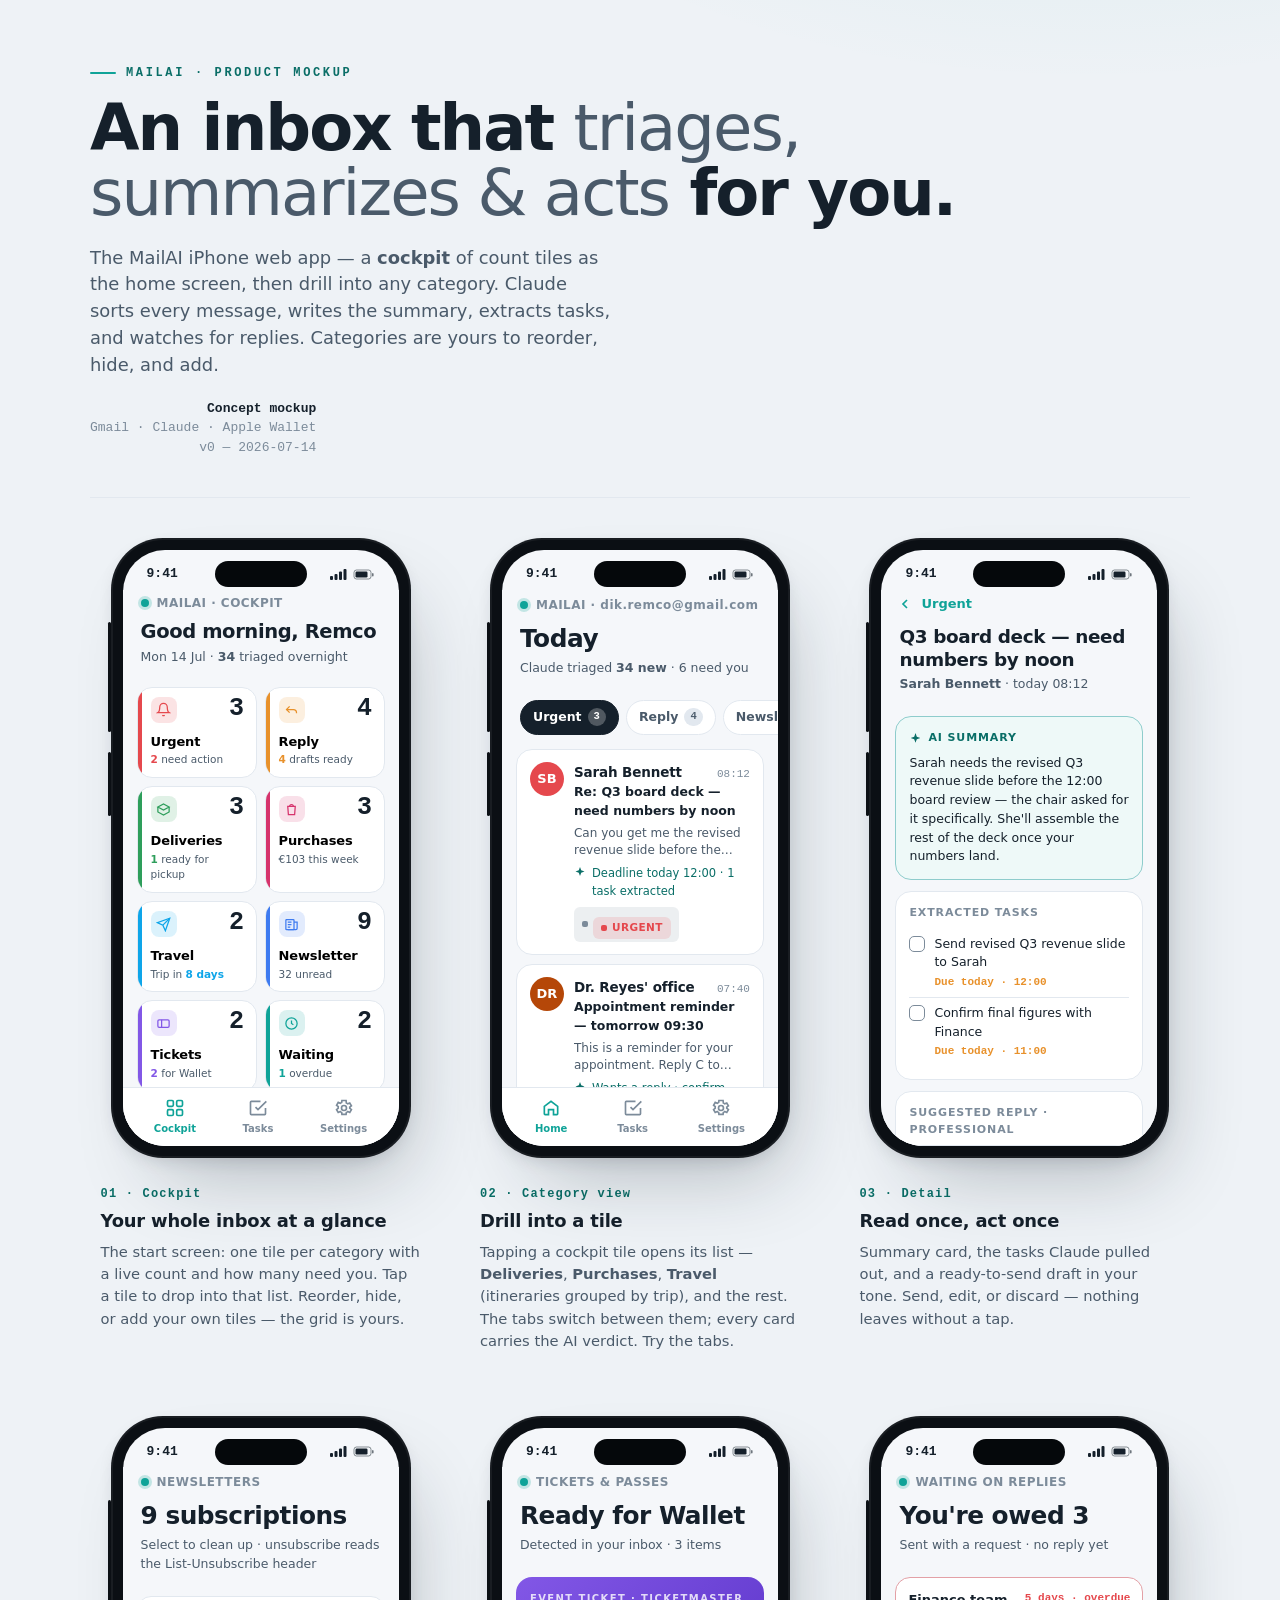
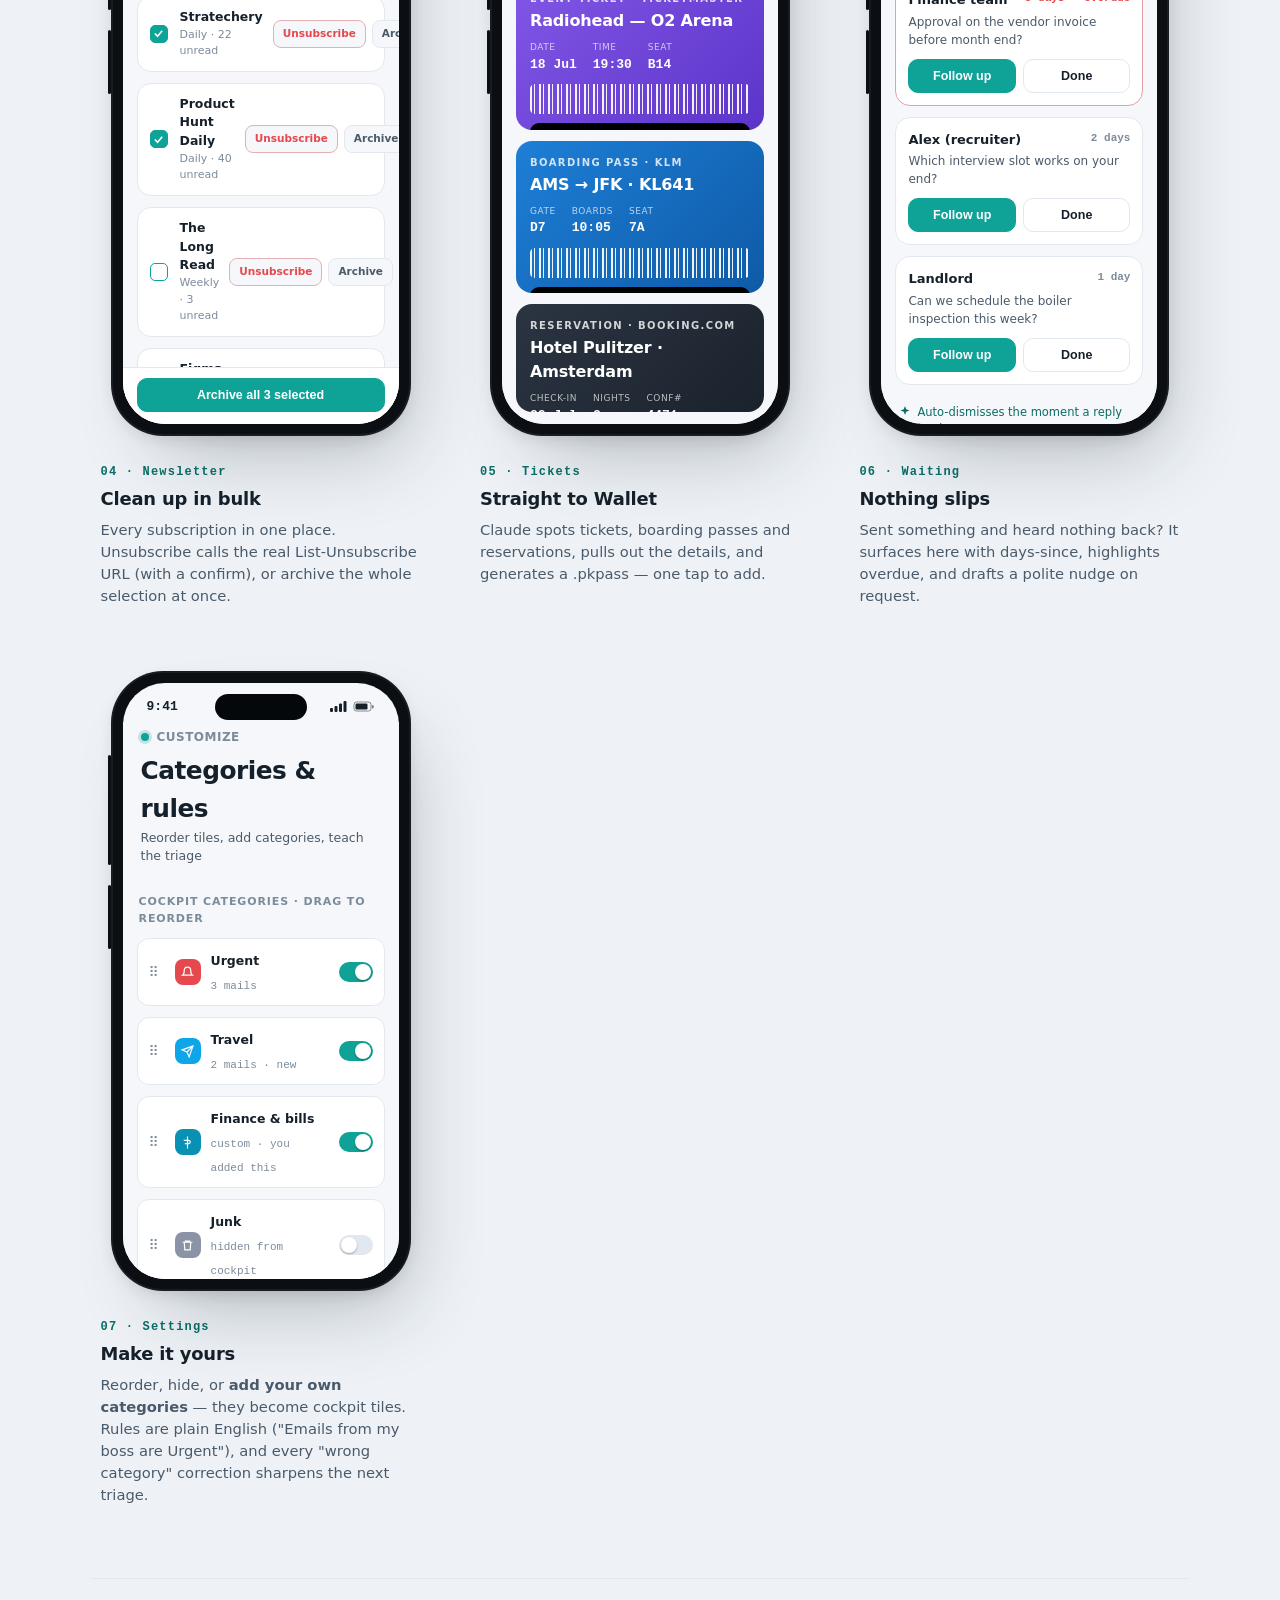
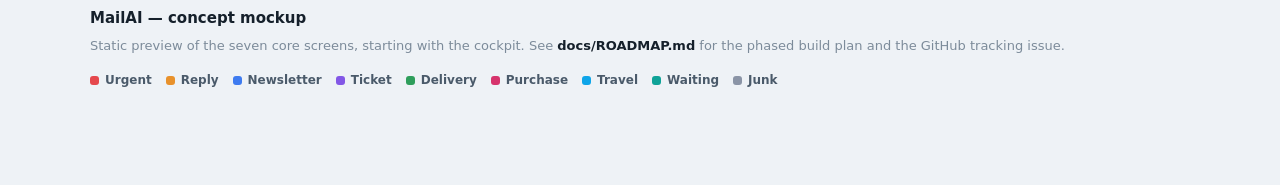
<file: docs/mockup.html>
<!doctype html>
<html lang="en">
<head>
<meta charset="utf-8">
<meta name="viewport" content="width=device-width, initial-scale=1">
<title>MailAI — iPhone Mockups</title>
<style>
  html,body{margin:0}
  :root {
    --paper: #EEF2F6;
    --surface: #FFFFFF;
    --surface-2: #F5F7FA;
    --ink: #15202B;
    --ink-2: #4A5A6A;
    --ink-3: #7C8B9A;
    --line: #E2E8EF;
    --accent: #0FA398;
    --accent-ink: #0A6E67;
    --shadow: 20px 40px 80px -30px rgba(21,32,43,.30), 0 6px 20px -8px rgba(21,32,43,.20);
    /* semantic category colors */
    --c-urgent: #E5484D;
    --c-reply: #E8912B;
    --c-news: #3E7BF0;
    --c-junk: #8A94A6;
    --c-ticket: #8257E6;
    --c-wait: #0FA398;
    --c-delivery: #2E9E5B;
    --c-purchase: #D6336C;
    --c-travel: #0EA5E9;
    --bezel: #0B0F14;
  }
  @media (prefers-color-scheme: dark) {
    :root {
      --paper: #0B1016;
      --surface: #141D28;
      --surface-2: #101821;
      --ink: #EAF0F5;
      --ink-2: #A7B4C0;
      --ink-3: #6F7E8C;
      --line: #223040;
      --accent: #23C4B6;
      --accent-ink: #7EE9DF;
      --shadow: 20px 40px 90px -30px rgba(0,0,0,.65), 0 6px 20px -8px rgba(0,0,0,.5);
      --bezel: #05080B;
    }
  }
  :root[data-theme="light"] {
    --paper: #EEF2F6; --surface: #FFFFFF; --surface-2: #F5F7FA;
    --ink: #15202B; --ink-2: #4A5A6A; --ink-3: #7C8B9A; --line: #E2E8EF;
    --accent: #0FA398; --accent-ink: #0A6E67; --bezel: #0B0F14;
    --shadow: 20px 40px 80px -30px rgba(21,32,43,.30), 0 6px 20px -8px rgba(21,32,43,.20);
  }
  :root[data-theme="dark"] {
    --paper: #0B1016; --surface: #141D28; --surface-2: #101821;
    --ink: #EAF0F5; --ink-2: #A7B4C0; --ink-3: #6F7E8C; --line: #223040;
    --accent: #23C4B6; --accent-ink: #7EE9DF; --bezel: #05080B;
    --shadow: 20px 40px 90px -30px rgba(0,0,0,.65), 0 6px 20px -8px rgba(0,0,0,.5);
  }

  * { box-sizing: border-box; }
  body {
    margin: 0;
    background:
      radial-gradient(1200px 700px at 85% -10%, color-mix(in srgb, var(--accent) 12%, transparent), transparent 60%),
      var(--paper);
    color: var(--ink);
    font-family: -apple-system, BlinkMacSystemFont, "SF Pro Text", "Segoe UI", system-ui, sans-serif;
    -webkit-font-smoothing: antialiased;
    line-height: 1.5;
  }
  .wrap { max-width: 1180px; margin: 0 auto; padding: clamp(28px, 5vw, 72px) clamp(18px, 4vw, 40px) 96px; }

  /* ---------- Masthead ---------- */
  .mast { display: flex; flex-wrap: wrap; align-items: flex-end; gap: 20px 40px; justify-content: space-between; margin-bottom: 12px; }
  .eyebrow {
    font-family: ui-monospace, "SF Mono", Menlo, monospace;
    font-size: 12px; letter-spacing: .22em; text-transform: uppercase;
    color: var(--accent-ink); font-weight: 600; margin: 0 0 14px;
    display: flex; align-items: center; gap: 10px;
  }
  .eyebrow::before { content: ""; width: 26px; height: 2px; background: var(--accent); border-radius: 2px; }
  h1 { font-size: clamp(2.3rem, 5.5vw, 4rem); line-height: 1.02; letter-spacing: -.03em; margin: 0; font-weight: 700; text-wrap: balance; }
  h1 .thin { color: var(--ink-2); font-weight: 400; }
  .lede { color: var(--ink-2); font-size: clamp(1rem, 1.4vw, 1.15rem); max-width: 46ch; margin: 18px 0 0; text-wrap: pretty; }
  .meta { text-align: right; color: var(--ink-3); font-size: 13px; font-family: ui-monospace, "SF Mono", Menlo, monospace; }
  .meta b { color: var(--ink); font-weight: 600; }

  .divider { height: 1px; background: var(--line); margin: 40px 0 8px; }

  /* ---------- Gallery ---------- */
  .gallery {
    display: grid; gap: clamp(36px, 5vw, 64px) clamp(24px, 3vw, 40px);
    grid-template-columns: repeat(auto-fit, minmax(280px, 1fr));
    justify-items: center; margin-top: 40px;
  }
  .cell { width: 100%; max-width: 320px; display: flex; flex-direction: column; align-items: center; }
  .caption { margin-top: 22px; width: 100%; }
  .caption .n {
    font-family: ui-monospace, "SF Mono", Menlo, monospace; font-size: 12px;
    color: var(--accent-ink); letter-spacing: .1em; font-weight: 600;
  }
  .caption h3 { margin: 4px 0 6px; font-size: 1.12rem; letter-spacing: -.01em; }
  .caption p { margin: 0; color: var(--ink-2); font-size: .92rem; }

  /* ---------- iPhone frame ---------- */
  .phone {
    position: relative; width: 300px; height: 620px; flex: none;
    background: var(--bezel); border-radius: 52px; padding: 12px;
    box-shadow: var(--shadow), inset 0 0 0 2px rgba(255,255,255,.06);
  }
  .phone::after { /* side buttons */
    content: ""; position: absolute; left: -3px; top: 130px; width: 3px; height: 64px;
    background: var(--bezel); border-radius: 3px;
    box-shadow: 0 84px 0 var(--bezel), 0 -46px 0 0 var(--bezel);
  }
  .glass {
    position: relative; height: 100%; border-radius: 42px; overflow: hidden;
    background: var(--surface-2); display: flex; flex-direction: column;
  }
  .island {
    position: absolute; top: 11px; left: 50%; transform: translateX(-50%);
    width: 92px; height: 26px; background: #05080B; border-radius: 16px; z-index: 40;
  }
  .statusbar {
    display: flex; justify-content: space-between; align-items: center;
    padding: 14px 24px 6px; font-size: 13px; font-weight: 600; color: var(--ink);
    font-family: ui-monospace, "SF Mono", Menlo, monospace;
  }
  .statusbar .icons { display: flex; align-items: center; gap: 6px; }
  .statusbar svg { display: block; }

  .app { flex: 1; display: flex; flex-direction: column; overflow: hidden; background: var(--surface-2); }
  .apphead { padding: 6px 18px 10px; background: var(--surface-2); }
  .apphead .brand { display: flex; align-items: center; gap: 8px; font-size: 12px; color: var(--ink-3); font-weight: 600; letter-spacing: .04em; }
  .apphead .brand .dot { width: 8px; height: 8px; border-radius: 50%; background: var(--accent); box-shadow: 0 0 0 3px color-mix(in srgb, var(--accent) 22%, transparent); }
  .apphead h2 { margin: 6px 0 2px; font-size: 1.55rem; letter-spacing: -.02em; }
  .apphead .sub { font-size: 12.5px; color: var(--ink-2); }

  /* category tab strip */
  .tabs { display: flex; gap: 7px; overflow-x: auto; padding: 12px 18px 4px; scrollbar-width: none; }
  .tabs::-webkit-scrollbar { display: none; }
  .tab {
    flex: none; border: 1px solid var(--line); background: var(--surface);
    color: var(--ink-2); font: inherit; font-size: 12.5px; font-weight: 600;
    padding: 7px 12px; border-radius: 999px; cursor: pointer; white-space: nowrap;
    display: flex; align-items: center; gap: 6px; transition: .18s;
  }
  .tab .badge { background: var(--line); color: var(--ink-2); border-radius: 999px; font-size: 10.5px; padding: 1px 6px; font-family: ui-monospace, monospace; }
  .tab[aria-selected="true"] { background: var(--ink); color: var(--surface); border-color: var(--ink); }
  .tab[aria-selected="true"] .badge { background: color-mix(in srgb, var(--surface) 25%, transparent); color: var(--surface); }
  .tab:focus-visible { outline: 2px solid var(--accent); outline-offset: 2px; }

  .list { flex: 1; overflow: hidden; padding: 10px 14px 4px; display: flex; flex-direction: column; gap: 9px; }
  .list[hidden] { display: none; }

  /* ---------- Cockpit (start screen) ---------- */
  .cockhead { padding-top: 4px; padding-bottom: 4px; }
  .cockhead h2 { font-size: 1.22rem; margin: 5px 0 2px; }
  .cockpit { flex: 1; overflow: hidden; padding: 6px 14px; display: flex; flex-direction: column; gap: 10px; }
  .hero {
    display: flex; align-items: stretch; border-radius: 18px; overflow: hidden; color: #fff;
    background: linear-gradient(135deg, var(--accent), color-mix(in srgb, var(--accent) 45%, #123b5e));
  }
  .hero .hstat { flex: 1; padding: 10px 15px; display: flex; flex-direction: column; justify-content: center; }
  .hero .hstat + .hstat { border-left: 1px solid rgba(255,255,255,.18); }
  .hero .big { font-size: 31px; font-weight: 800; line-height: .95; letter-spacing: -.03em; font-family: ui-monospace, "SF Mono", Menlo, monospace; }
  .hero .hl { font-size: 11.5px; font-weight: 600; opacity: .92; margin-top: 2px; }
  .hero .hstat.soft { background: rgba(0,0,0,.14); }
  .hero .hstat.soft .big { opacity: .95; }

  .tilegrid { display: grid; grid-template-columns: 1fr 1fr; gap: 8px; }
  .tile {
    position: relative; text-align: left; font: inherit; cursor: pointer; overflow: hidden;
    border: 1px solid var(--line); background: var(--surface); border-radius: 15px;
    padding: 9px 11px 9px 13px; min-height: 62px; display: flex; flex-direction: column;
  }
  .tile::before { content: ""; position: absolute; left: 0; top: 0; bottom: 0; width: 4px; background: var(--tc, var(--ink-3)); }
  .tile .ticon { width: 26px; height: 26px; border-radius: 8px; display: grid; place-items: center;
    background: color-mix(in srgb, var(--tc) 15%, transparent); color: var(--tc); }
  .tile .ticon svg { display: block; }
  .tile .tcount { position: absolute; top: 8px; right: 12px; font-size: 25px; font-weight: 800;
    line-height: 1; letter-spacing: -.02em; color: var(--ink); font-family: ui-monospace, monospace; font-variant-numeric: tabular-nums; }
  .tile .tname { font-size: 13px; font-weight: 700; margin-top: 9px; letter-spacing: -.01em; }
  .tile .tsub { font-size: 10.5px; color: var(--ink-2); margin-top: 1px; }
  .tile .tsub b { color: var(--tc); font-weight: 700; }
  .tile.add { align-items: center; justify-content: center; min-height: 42px; border-style: dashed;
    color: var(--accent-ink); font-weight: 700; font-size: 12.5px; gap: 6px; flex-direction: row; }
  .tile.add::before { display: none; }
  .tile:focus-visible { outline: 2px solid var(--accent); outline-offset: 2px; }
  @media (prefers-reduced-motion: no-preference) { .tile { transition: transform .15s, box-shadow .15s; } .tile:hover { transform: translateY(-2px); box-shadow: 0 8px 18px -10px rgba(21,32,43,.4); } }

  /* categories customization rows (settings) */
  .catrow { display: grid; grid-template-columns: 16px 26px 1fr auto; gap: 10px; align-items: center;
    background: var(--surface); border: 1px solid var(--line); border-radius: 12px; padding: 9px 11px; }
  .catrow .grip { color: var(--ink-3); cursor: grab; font-size: 14px; line-height: 1; }
  .catrow .cdot { width: 26px; height: 26px; border-radius: 8px; display: grid; place-items: center; color: #fff; }
  .catrow .cnm { font-size: 12.5px; font-weight: 650; }
  .catrow .ccount { font-size: 11px; color: var(--ink-3); font-family: ui-monospace, monospace; }
  .toggle { width: 34px; height: 20px; border-radius: 999px; background: var(--accent); position: relative; }
  .toggle.off { background: var(--line); }
  .toggle::after { content: ""; position: absolute; top: 2px; left: 16px; width: 16px; height: 16px; border-radius: 50%; background: #fff; transition: left .15s; box-shadow: 0 1px 2px rgba(0,0,0,.3); }
  .toggle.off::after { left: 2px; }

  /* email card */
  .card {
    background: var(--surface); border: 1px solid var(--line); border-radius: 16px;
    padding: 12px 13px; display: grid; grid-template-columns: 34px 1fr; gap: 10px; position: relative;
  }
  .card .av {
    width: 34px; height: 34px; border-radius: 50%; display: grid; place-items: center;
    font-weight: 700; font-size: 13px; color: #fff;
  }
  .card .top { display: flex; justify-content: space-between; align-items: baseline; gap: 8px; }
  .card .from { font-weight: 650; font-size: 13.5px; letter-spacing: -.01em; }
  .card .time { font-size: 11px; color: var(--ink-3); font-family: ui-monospace, monospace; flex: none; }
  .card .subj { font-size: 12.5px; color: var(--ink); margin: 1px 0 4px; font-weight: 550; }
  .card .snip { font-size: 12px; color: var(--ink-2); line-height: 1.45;
    display: -webkit-box; -webkit-line-clamp: 2; -webkit-box-orient: vertical; overflow: hidden; }
  .card .chip { margin-top: 7px; }
  .chip {
    display: inline-flex; align-items: center; gap: 5px; font-size: 10.5px; font-weight: 700;
    letter-spacing: .04em; text-transform: uppercase; padding: 3px 8px; border-radius: 6px;
    color: var(--cc, var(--ink-2)); background: color-mix(in srgb, var(--cc, var(--ink-3)) 14%, transparent);
  }
  .chip::before { content: ""; width: 6px; height: 6px; border-radius: 2px; background: var(--cc, var(--ink-3)); }
  .u-urgent { --cc: var(--c-urgent); } .u-reply { --cc: var(--c-reply); }
  .u-news { --cc: var(--c-news); } .u-junk { --cc: var(--c-junk); }
  .u-ticket { --cc: var(--c-ticket); } .u-wait { --cc: var(--c-wait); }
  .u-delivery { --cc: var(--c-delivery); } .u-purchase { --cc: var(--c-purchase); }
  .u-travel { --cc: var(--c-travel); }

  .ai-note { font-size: 11.5px; color: var(--accent-ink); display: flex; gap: 6px; margin-top: 6px; align-items: flex-start; }
  .ai-note svg { flex: none; margin-top: 1px; }

  /* bottom nav */
  .nav {
    display: flex; justify-content: space-around; align-items: center;
    padding: 10px 8px calc(10px + env(safe-area-inset-bottom)); background: var(--surface);
    border-top: 1px solid var(--line);
  }
  .nav a { display: flex; flex-direction: column; align-items: center; gap: 3px; font-size: 10px; color: var(--ink-3); text-decoration: none; font-weight: 600; }
  .nav a.on { color: var(--accent); }
  .nav svg { display: block; }

  /* generic screen scaffolding (detail, tickets, etc.) */
  .scroll { flex: 1; overflow: hidden; padding: 12px 14px; display: flex; flex-direction: column; gap: 11px; }
  .backbar { display: flex; align-items: center; gap: 8px; padding: 4px 16px 6px; font-size: 13px; color: var(--accent); font-weight: 600; }

  .panel { background: var(--surface); border: 1px solid var(--line); border-radius: 16px; padding: 13px; }
  .panel .h { font-size: 11px; text-transform: uppercase; letter-spacing: .08em; color: var(--ink-3); font-weight: 700; margin: 0 0 7px; display: flex; align-items: center; gap: 6px; }
  .panel.ai { border-color: color-mix(in srgb, var(--accent) 40%, var(--line)); background: color-mix(in srgb, var(--accent) 7%, var(--surface)); }
  .panel.ai .h { color: var(--accent-ink); }
  .panel p { margin: 0; font-size: 12.5px; color: var(--ink); line-height: 1.5; }

  .task { display: flex; gap: 9px; align-items: flex-start; font-size: 12.5px; padding: 6px 0; border-bottom: 1px solid var(--line); }
  .task:last-child { border-bottom: 0; }
  .task .box { width: 16px; height: 16px; border-radius: 5px; border: 1.5px solid var(--ink-3); flex: none; margin-top: 1px; }
  .task .due { color: var(--c-reply); font-size: 11px; font-weight: 600; font-family: ui-monospace, monospace; }

  .reply-body { font-size: 12.5px; color: var(--ink-2); line-height: 1.5; background: var(--surface-2); border-radius: 10px; padding: 10px; border: 1px solid var(--line); }
  .btnrow { display: flex; gap: 7px; margin-top: 10px; }
  .btn { flex: 1; text-align: center; font-size: 12.5px; font-weight: 650; padding: 9px; border-radius: 10px; border: 1px solid var(--line); background: var(--surface); color: var(--ink); }
  .btn.pri { background: var(--accent); border-color: var(--accent); color: #fff; }
  .btn.ghost { background: transparent; }
  .btn.danger { color: var(--c-urgent); border-color: color-mix(in srgb, var(--c-urgent) 40%, var(--line)); }

  /* newsletter rows */
  .nrow { display: grid; grid-template-columns: 20px 1fr auto; gap: 10px; align-items: center; background: var(--surface); border: 1px solid var(--line); border-radius: 14px; padding: 11px 12px; }
  .nrow .cbx { width: 18px; height: 18px; border-radius: 5px; border: 1.5px solid var(--accent); display: grid; place-items: center; }
  .nrow .cbx.on { background: var(--accent); }
  .nrow .nm { font-size: 12.5px; font-weight: 600; }
  .nrow .fr { font-size: 11px; color: var(--ink-3); }
  .nrow .acts { display: flex; gap: 6px; }
  .pill { font-size: 10.5px; font-weight: 700; padding: 5px 9px; border-radius: 8px; border: 1px solid var(--line); color: var(--ink-2); background: var(--surface-2); }
  .pill.unsub { color: var(--c-urgent); border-color: color-mix(in srgb, var(--c-urgent) 35%, var(--line)); }

  /* wallet ticket cards */
  .ticket { border-radius: 16px; padding: 14px; color: #fff; position: relative; overflow: hidden; }
  .ticket.evt { background: linear-gradient(135deg, #8257E6, #5b34c9); }
  .ticket.board { background: linear-gradient(135deg, #1E7FD6, #0E5AA7); }
  .ticket.rcpt { background: linear-gradient(135deg, #2B3542, #1a222c); }
  .ticket .tt { font-size: 10px; letter-spacing: .14em; text-transform: uppercase; opacity: .8; font-weight: 700; }
  .ticket .ev { font-size: 16px; font-weight: 700; margin: 3px 0 8px; letter-spacing: -.01em; }
  .ticket .grid { display: flex; gap: 16px; font-size: 11px; }
  .ticket .grid .k { opacity: .7; text-transform: uppercase; letter-spacing: .06em; font-size: 9px; }
  .ticket .grid .v { font-weight: 700; font-size: 13px; font-family: ui-monospace, monospace; }
  .ticket .code { margin-top: 10px; height: 30px; border-radius: 5px; background:
    repeating-linear-gradient(90deg, #fff 0 2px, transparent 2px 4px, #fff 4px 5px, transparent 5px 9px); opacity: .92; }
  .wallet-btn { display: flex; align-items: center; justify-content: center; gap: 7px; margin-top: 9px; background: #000; color: #fff; border-radius: 9px; padding: 9px; font-size: 12px; font-weight: 600; }

  /* waiting rows */
  .wcard { background: var(--surface); border: 1px solid var(--line); border-radius: 15px; padding: 12px; }
  .wcard.over { border-color: color-mix(in srgb, var(--c-urgent) 45%, var(--line)); }
  .wcard .top { display: flex; justify-content: space-between; gap: 8px; }
  .wcard .to { font-size: 13px; font-weight: 650; }
  .wcard .days { font-size: 11px; font-weight: 700; font-family: ui-monospace, monospace; color: var(--ink-3); }
  .wcard .days.hot { color: var(--c-urgent); }
  .wcard .sj { font-size: 12px; color: var(--ink-2); margin: 3px 0 9px; }

  /* settings rules */
  .rule { background: var(--surface); border: 1px solid var(--line); border-radius: 13px; padding: 11px 12px; font-size: 12.5px; display: flex; gap: 9px; align-items: flex-start; }
  .rule .ic { width: 26px; height: 26px; border-radius: 8px; background: color-mix(in srgb, var(--accent) 14%, transparent); color: var(--accent-ink); display: grid; place-items: center; flex: none; font-size: 14px; }
  .rule b { font-weight: 700; }
  .rule .g { color: var(--ink-2); }
  .seghead { font-size: 11px; text-transform: uppercase; letter-spacing: .08em; color: var(--ink-3); font-weight: 700; margin: 6px 2px 0; }

  /* footer */
  .foot { margin-top: 72px; padding-top: 28px; border-top: 1px solid var(--line); display: flex; flex-wrap: wrap; gap: 16px 40px; justify-content: space-between; color: var(--ink-3); font-size: 13px; }
  .foot .legend { display: flex; flex-wrap: wrap; gap: 8px 14px; }
  .foot .lg { display: inline-flex; align-items: center; gap: 6px; font-size: 12px; color: var(--ink-2); font-weight: 600; }
  .foot .lg i { width: 9px; height: 9px; border-radius: 3px; display: inline-block; }

  @media (prefers-reduced-motion: no-preference) {
    .tab, .btn { transition: background .18s, color .18s, border-color .18s; }
    .cell { animation: rise .6s cubic-bezier(.2,.7,.2,1) both; }
    .cell:nth-child(2){animation-delay:.05s}.cell:nth-child(3){animation-delay:.1s}
    .cell:nth-child(4){animation-delay:.15s}.cell:nth-child(5){animation-delay:.2s}.cell:nth-child(6){animation-delay:.25s}
    @keyframes rise { from { opacity: 0; transform: translateY(16px); } to { opacity: 1; transform: none; } }
  }
</style>
</head>
<body>

<div class="wrap">
  <header>
    <p class="eyebrow">MailAI · Product Mockup</p>
    <div class="mast">
      <div>
        <h1>An inbox that <span class="thin">triages,<br>summarizes &amp; acts</span> for you.</h1>
        <p class="lede">The MailAI iPhone web app — a <b>cockpit</b> of count tiles as the home screen, then drill into any category. Claude sorts every message, writes the summary, extracts tasks, and watches for replies. Categories are yours to reorder, hide, and add.</p>
      </div>
      <div class="meta">
        <div><b>Concept mockup</b></div>
        <div>Gmail · Claude · Apple Wallet</div>
        <div>v0 — 2026-07-14</div>
      </div>
    </div>
  </header>

  <div class="divider"></div>

  <div class="gallery">

    <!-- 0. COCKPIT (start screen) -->
    <div class="cell">
      <div class="phone">
        <div class="glass">
          <div class="island"></div>
          <div class="statusbar">
            <span>9:41</span>
            <span class="icons">
              <svg width="17" height="11" viewBox="0 0 17 11" fill="currentColor"><rect x="0" y="7" width="3" height="4" rx="1"/><rect x="4.5" y="5" width="3" height="6" rx="1"/><rect x="9" y="2.5" width="3" height="8.5" rx="1"/><rect x="13.5" y="0" width="3" height="11" rx="1"/></svg>
              <svg width="22" height="11" viewBox="0 0 22 11" fill="none"><rect x="1" y="1" width="17" height="9" rx="2.5" stroke="currentColor" opacity=".5"/><rect x="2.5" y="2.5" width="12" height="6" rx="1.2" fill="currentColor"/><rect x="19" y="4" width="1.6" height="3.5" rx="1" fill="currentColor" opacity=".6"/></svg>
            </span>
          </div>
          <div class="app">
            <div class="apphead cockhead">
              <div class="brand"><span class="dot"></span> MAILAI · COCKPIT</div>
              <h2>Good morning, Remco</h2>
              <div class="sub">Mon 14 Jul · <b>34</b> triaged overnight</div>
            </div>
            <div class="cockpit">
              <div class="hero">
                <div class="hstat"><div class="big">6</div><div class="hl">need you today</div></div>
                <div class="hstat soft"><div class="big">28</div><div class="hl">auto-handled</div></div>
              </div>
              <div class="tilegrid">
                <button class="tile" style="--tc:var(--c-urgent)">
                  <div class="ticon"><svg width="15" height="15" viewBox="0 0 24 24" fill="none" stroke="currentColor" stroke-width="2"><path d="M18 8a6 6 0 0 0-12 0c0 7-3 9-3 9h18s-3-2-3-9"/><path d="M13.7 21a2 2 0 0 1-3.4 0"/></svg></div>
                  <div class="tcount">3</div><div class="tname">Urgent</div><div class="tsub"><b>2</b> need action</div>
                </button>
                <button class="tile" style="--tc:var(--c-reply)">
                  <div class="ticon"><svg width="15" height="15" viewBox="0 0 24 24" fill="none" stroke="currentColor" stroke-width="2"><path d="M9 17l-5-5 5-5"/><path d="M4 12h11a5 5 0 0 1 5 5v1"/></svg></div>
                  <div class="tcount">4</div><div class="tname">Reply</div><div class="tsub"><b>4</b> drafts ready</div>
                </button>
                <button class="tile" style="--tc:var(--c-delivery)">
                  <div class="ticon"><svg width="15" height="15" viewBox="0 0 24 24" fill="none" stroke="currentColor" stroke-width="2"><path d="M21 8l-9-5-9 5 9 5 9-5z"/><path d="M3 8v8l9 5 9-5V8"/></svg></div>
                  <div class="tcount">3</div><div class="tname">Deliveries</div><div class="tsub"><b>1</b> ready for pickup</div>
                </button>
                <button class="tile" style="--tc:var(--c-purchase)">
                  <div class="ticon"><svg width="15" height="15" viewBox="0 0 24 24" fill="none" stroke="currentColor" stroke-width="2"><path d="M6 7h12l-1 13H7z"/><path d="M9 7a3 3 0 0 1 6 0"/></svg></div>
                  <div class="tcount">3</div><div class="tname">Purchases</div><div class="tsub">€103 this week</div>
                </button>
                <button class="tile" style="--tc:var(--c-travel)">
                  <div class="ticon"><svg width="15" height="15" viewBox="0 0 24 24" fill="none" stroke="currentColor" stroke-width="2"><path d="M22 2L11 13"/><path d="M22 2l-7 20-4-9-9-4 20-7z"/></svg></div>
                  <div class="tcount">2</div><div class="tname">Travel</div><div class="tsub">Trip in <b>8 days</b></div>
                </button>
                <button class="tile" style="--tc:var(--c-news)">
                  <div class="ticon"><svg width="15" height="15" viewBox="0 0 24 24" fill="none" stroke="currentColor" stroke-width="2"><rect x="3" y="4" width="13" height="16" rx="1"/><path d="M16 8h5v10a2 2 0 0 1-2 2H6"/><path d="M6 8h6M6 12h6M6 16h4"/></svg></div>
                  <div class="tcount">9</div><div class="tname">Newsletter</div><div class="tsub">32 unread</div>
                </button>
                <button class="tile" style="--tc:var(--c-ticket)">
                  <div class="ticon"><svg width="15" height="15" viewBox="0 0 24 24" fill="none" stroke="currentColor" stroke-width="2"><rect x="3" y="6" width="18" height="12" rx="2"/><path d="M9 6v12"/></svg></div>
                  <div class="tcount">2</div><div class="tname">Tickets</div><div class="tsub"><b>2</b> for Wallet</div>
                </button>
                <button class="tile" style="--tc:var(--c-wait)">
                  <div class="ticon"><svg width="15" height="15" viewBox="0 0 24 24" fill="none" stroke="currentColor" stroke-width="2"><circle cx="12" cy="12" r="9"/><path d="M12 7v5l3 2"/></svg></div>
                  <div class="tcount">2</div><div class="tname">Waiting</div><div class="tsub"><b>1</b> overdue</div>
                </button>
              </div>
            </div>
            <nav class="nav">
              <a class="on" href="#"><svg width="20" height="20" viewBox="0 0 24 24" fill="none" stroke="currentColor" stroke-width="2"><rect x="3" y="3" width="7" height="7" rx="1.5"/><rect x="14" y="3" width="7" height="7" rx="1.5"/><rect x="3" y="14" width="7" height="7" rx="1.5"/><rect x="14" y="14" width="7" height="7" rx="1.5"/></svg>Cockpit</a>
              <a href="#"><svg width="20" height="20" viewBox="0 0 24 24" fill="none" stroke="currentColor" stroke-width="2"><path d="M9 11l3 3L22 4"/><path d="M21 12v7a1 1 0 0 1-1 1H4a1 1 0 0 1-1-1V5a1 1 0 0 1 1-1h11"/></svg>Tasks</a>
              <a href="#"><svg width="20" height="20" viewBox="0 0 24 24" fill="none" stroke="currentColor" stroke-width="2"><circle cx="12" cy="12" r="3"/><path d="M19 12a7 7 0 0 0-.1-1l2-1.6-2-3.4-2.4 1a7 7 0 0 0-1.7-1L14.5 3h-5l-.3 2.3a7 7 0 0 0-1.7 1l-2.4-1-2 3.4 2 1.6a7 7 0 0 0 0 2l-2 1.6 2 3.4 2.4-1a7 7 0 0 0 1.7 1l.3 2.3h5l.3-2.3a7 7 0 0 0 1.7-1l2.4 1 2-3.4-2-1.6a7 7 0 0 0 .1-1z"/></svg>Settings</a>
            </nav>
          </div>
        </div>
      </div>
      <div class="caption">
        <span class="n">01 · Cockpit</span>
        <h3>Your whole inbox at a glance</h3>
        <p>The start screen: one tile per category with a live count and how many need you. Tap a tile to drop into that list. Reorder, hide, or add your own tiles — the grid is yours.</p>
      </div>
    </div>

    <!-- 1. HOME (interactive tabs) -->
    <div class="cell">
      <div class="phone">
        <div class="glass">
          <div class="island"></div>
          <div class="statusbar">
            <span>9:41</span>
            <span class="icons">
              <svg width="17" height="11" viewBox="0 0 17 11" fill="currentColor"><rect x="0" y="7" width="3" height="4" rx="1"/><rect x="4.5" y="5" width="3" height="6" rx="1"/><rect x="9" y="2.5" width="3" height="8.5" rx="1"/><rect x="13.5" y="0" width="3" height="11" rx="1"/></svg>
              <svg width="22" height="11" viewBox="0 0 22 11" fill="none"><rect x="1" y="1" width="17" height="9" rx="2.5" stroke="currentColor" opacity=".5"/><rect x="2.5" y="2.5" width="12" height="6" rx="1.2" fill="currentColor"/><rect x="19" y="4" width="1.6" height="3.5" rx="1" fill="currentColor" opacity=".6"/></svg>
            </span>
          </div>
          <div class="app">
            <div class="apphead">
              <div class="brand"><span class="dot"></span> MAILAI · dik.remco@gmail.com</div>
              <h2>Today</h2>
              <div class="sub">Claude triaged <b>34 new</b> · 6 need you</div>
            </div>
            <div class="tabs" role="tablist" id="tabs">
              <button class="tab" role="tab" data-cat="urgent" aria-selected="true">Urgent <span class="badge">3</span></button>
              <button class="tab" role="tab" data-cat="reply" aria-selected="false">Reply <span class="badge">4</span></button>
              <button class="tab" role="tab" data-cat="news" aria-selected="false">Newsletter <span class="badge">9</span></button>
              <button class="tab" role="tab" data-cat="delivery" aria-selected="false">Deliveries <span class="badge">3</span></button>
              <button class="tab" role="tab" data-cat="purchase" aria-selected="false">Purchases <span class="badge">3</span></button>
              <button class="tab" role="tab" data-cat="travel" aria-selected="false">Travel <span class="badge">2</span></button>
              <button class="tab" role="tab" data-cat="wait" aria-selected="false">Waiting <span class="badge">2</span></button>
            </div>

            <div class="list" data-list="urgent">
              <article class="card">
                <div class="av" style="background:#E5484D">SB</div>
                <div>
                  <div class="top"><span class="from">Sarah Bennett</span><span class="time">08:12</span></div>
                  <div class="subj">Re: Q3 board deck — need numbers by noon</div>
                  <div class="snip">Can you get me the revised revenue slide before the 12:00 review? The chair specifically asked for it.</div>
                  <div class="ai-note"><svg width="12" height="12" viewBox="0 0 24 24" fill="currentColor"><path d="M12 2l2.4 6.6L21 11l-6.6 2.4L12 20l-2.4-6.6L3 11l6.6-2.4z"/></svg>Deadline today 12:00 · 1 task extracted</div>
                  <div class="chip"><span class="chip u-urgent">Urgent</span></div>
                </div>
              </article>
              <article class="card">
                <div class="av" style="background:#B54708">DR</div>
                <div>
                  <div class="top"><span class="from">Dr. Reyes' office</span><span class="time">07:40</span></div>
                  <div class="subj">Appointment reminder — tomorrow 09:30</div>
                  <div class="snip">This is a reminder for your appointment. Reply C to confirm or R to reschedule.</div>
                  <div class="ai-note"><svg width="12" height="12" viewBox="0 0 24 24" fill="currentColor"><path d="M12 2l2.4 6.6L21 11l-6.6 2.4L12 20l-2.4-6.6L3 11l6.6-2.4z"/></svg>Wants a reply · confirm suggested</div>
                  <div class="chip"><span class="chip u-urgent">Urgent</span></div>
                </div>
              </article>
              <article class="card">
                <div class="av" style="background:#C11574">AWS</div>
                <div>
                  <div class="top"><span class="from">AWS Billing</span><span class="time">06:03</span></div>
                  <div class="subj">Budget alert: 90% of monthly limit reached</div>
                  <div class="snip">Your account has reached 90% of the $500 budget you configured for July.</div>
                  <div class="chip"><span class="chip u-urgent">Urgent</span></div>
                </div>
              </article>
            </div>

            <div class="list" data-list="reply" hidden>
              <article class="card">
                <div class="av" style="background:#E8912B">JL</div>
                <div>
                  <div class="top"><span class="from">Jordan Lee</span><span class="time">Yest</span></div>
                  <div class="subj">Coffee next week?</div>
                  <div class="snip">Would love to catch up — are you around Tue or Wed afternoon?</div>
                  <div class="ai-note"><svg width="12" height="12" viewBox="0 0 24 24" fill="currentColor"><path d="M12 2l2.4 6.6L21 11l-6.6 2.4L12 20l-2.4-6.6L3 11l6.6-2.4z"/></svg>Draft reply ready · proposes Tue 15:00</div>
                  <div class="chip"><span class="chip u-reply">Reply needed</span></div>
                </div>
              </article>
              <article class="card">
                <div class="av" style="background:#0E7C86">MP</div>
                <div>
                  <div class="top"><span class="from">Maya Patel</span><span class="time">Yest</span></div>
                  <div class="subj">Feedback on the onboarding copy</div>
                  <div class="snip">Left a few comments in the doc — mainly the welcome screen. Thoughts by Friday?</div>
                  <div class="chip"><span class="chip u-reply">Reply needed</span></div>
                </div>
              </article>
              <article class="card">
                <div class="av" style="background:#5B34C9">TK</div>
                <div>
                  <div class="top"><span class="from">Tomás Krause</span><span class="time">Mon</span></div>
                  <div class="subj">Contract redlines attached</div>
                  <div class="snip">Please review section 4 and let me know if the payment terms work for you.</div>
                  <div class="chip"><span class="chip u-reply">Reply needed</span></div>
                </div>
              </article>
            </div>

            <div class="list" data-list="news" hidden>
              <article class="card">
                <div class="av" style="background:#3E7BF0">ST</div>
                <div>
                  <div class="top"><span class="from">Stratechery</span><span class="time">06:00</span></div>
                  <div class="subj">The AI hardware question</div>
                  <div class="snip">Why the constraint has quietly moved from models to power, and what that means…</div>
                  <div class="ai-note"><svg width="12" height="12" viewBox="0 0 24 24" fill="currentColor"><path d="M12 2l2.4 6.6L21 11l-6.6 2.4L12 20l-2.4-6.6L3 11l6.6-2.4z"/></svg>One-tap unsubscribe available</div>
                  <div class="chip"><span class="chip u-news">Newsletter</span></div>
                </div>
              </article>
              <article class="card">
                <div class="av" style="background:#2B7A3B">TL</div>
                <div>
                  <div class="top"><span class="from">The Long Read</span><span class="time">05:30</span></div>
                  <div class="subj">Weekend edition · 5 stories</div>
                  <div class="snip">Your curated selection for the week is ready to read.</div>
                  <div class="chip"><span class="chip u-news">Newsletter</span></div>
                </div>
              </article>
            </div>

            <div class="list" data-list="travel" hidden>
              <article class="card">
                <div class="av" style="background:#0EA5E9">KL</div>
                <div>
                  <div class="top"><span class="from">KLM</span><span class="time">Mon</span></div>
                  <div class="subj">Your trip to New York — 22 Jul</div>
                  <div class="snip">Booking confirmed. AMS→JFK 10:05, returning 26 Jul. Online check-in opens 23 Jul.</div>
                  <div class="ai-note"><svg width="12" height="12" viewBox="0 0 24 24" fill="currentColor"><path d="M12 2l2.4 6.6L21 11l-6.6 2.4L12 20l-2.4-6.6L3 11l6.6-2.4z"/></svg>Trip grouped · flight + hotel + car in 8 days</div>
                  <div class="chip"><span class="chip u-travel">Travel · Itinerary</span></div>
                </div>
              </article>
              <article class="card">
                <div class="av" style="background:#1E7FD6">BK</div>
                <div>
                  <div class="top"><span class="from">Booking.com</span><span class="time">Sun</span></div>
                  <div class="subj">Hotel Pulitzer, Amsterdam — 2 nights</div>
                  <div class="snip">Check-in 22 Jul, check-out 24 Jul. Confirmation 4471. Free cancellation until 20 Jul.</div>
                  <div class="chip"><span class="chip u-travel">Travel · Stay</span></div>
                </div>
              </article>
            </div>

            <div class="list" data-list="wait" hidden>
              <article class="card">
                <div class="av" style="background:#0FA398">FIN</div>
                <div>
                  <div class="top"><span class="from">To: Finance team</span><span class="time">5d ago</span></div>
                  <div class="subj">Approval on the vendor invoice?</div>
                  <div class="snip">Following up — still need sign-off to release payment before month end.</div>
                  <div class="ai-note"><svg width="12" height="12" viewBox="0 0 24 24" fill="currentColor"><path d="M12 2l2.4 6.6L21 11l-6.6 2.4L12 20l-2.4-6.6L3 11l6.6-2.4z"/></svg>No reply in 5 days · overdue</div>
                  <div class="chip"><span class="chip u-wait">Awaiting reply</span></div>
                </div>
              </article>
              <article class="card">
                <div class="av" style="background:#0E7C86">RC</div>
                <div>
                  <div class="top"><span class="from">To: Recruiter</span><span class="time">2d ago</span></div>
                  <div class="subj">Availability for next round</div>
                  <div class="snip">Sent my availability — let me know which slot works on your end.</div>
                  <div class="chip"><span class="chip u-wait">Awaiting reply</span></div>
                </div>
              </article>
            </div>

            <div class="list" data-list="delivery" hidden>
              <article class="card">
                <div class="av" style="background:#EA580C">PN</div>
                <div>
                  <div class="top"><span class="from">PostNL</span><span class="time">08:55</span></div>
                  <div class="subj">Out for delivery — arrives 13:00–15:00</div>
                  <div class="snip">Parcel 3SABC1234567890 is on the van today. Track it live or leave delivery instructions.</div>
                  <div class="ai-note"><svg width="12" height="12" viewBox="0 0 24 24" fill="currentColor"><path d="M12 2l2.4 6.6L21 11l-6.6 2.4L12 20l-2.4-6.6L3 11l6.6-2.4z"/></svg>Arrives today 13:00–15:00 · track live</div>
                  <div class="chip"><span class="chip u-delivery">Delivery</span></div>
                </div>
              </article>
              <article class="card">
                <div class="av" style="background:#1E7FD6">DH</div>
                <div>
                  <div class="top"><span class="from">DHL Parcel</span><span class="time">Yest</span></div>
                  <div class="subj">Ready for pickup — locker until 18 Jul</div>
                  <div class="snip">Collect at Albert Heijn, Overtoom 116 · locker 12. Bring ID and code 8842.</div>
                  <div class="ai-note"><svg width="12" height="12" viewBox="0 0 24 24" fill="currentColor"><path d="M12 2l2.4 6.6L21 11l-6.6 2.4L12 20l-2.4-6.6L3 11l6.6-2.4z"/></svg>Pickup by 18 Jul · code 8842</div>
                  <div class="chip"><span class="chip u-delivery">Pickup ready</span></div>
                </div>
              </article>
              <article class="card">
                <div class="av" style="background:#0E7C86">AZ</div>
                <div>
                  <div class="top"><span class="from">Amazon</span><span class="time">07:20</span></div>
                  <div class="subj">Arriving today: USB-C cable + 2 items</div>
                  <div class="snip">Your order is arriving today by 9pm. No signature required.</div>
                  <div class="chip"><span class="chip u-delivery">Delivery</span></div>
                </div>
              </article>
            </div>

            <div class="list" data-list="purchase" hidden>
              <article class="card">
                <div class="av" style="background:#15202B">AP</div>
                <div>
                  <div class="top"><span class="from">Apple</span><span class="time">06:40</span></div>
                  <div class="subj">Your receipt from Apple · €12.99</div>
                  <div class="snip">Order W1234567 — iCloud+ 200GB monthly. Billed to Visa ···4471.</div>
                  <div class="ai-note"><svg width="12" height="12" viewBox="0 0 24 24" fill="currentColor"><path d="M12 2l2.4 6.6L21 11l-6.6 2.4L12 20l-2.4-6.6L3 11l6.6-2.4z"/></svg>Total €12.99 · order W1234567</div>
                  <div class="chip"><span class="chip u-purchase">Purchase</span></div>
                </div>
              </article>
              <article class="card">
                <div class="av" style="background:#D6336C">ZL</div>
                <div>
                  <div class="top"><span class="from">Zalando</span><span class="time">Yest</span></div>
                  <div class="subj">Order confirmed — €89,95</div>
                  <div class="snip">2 items · running shoes + socks. Estimated delivery 17 Jul.</div>
                  <div class="ai-note"><svg width="12" height="12" viewBox="0 0 24 24" fill="currentColor"><path d="M12 2l2.4 6.6L21 11l-6.6 2.4L12 20l-2.4-6.6L3 11l6.6-2.4z"/></svg>Links to the Deliveries tab when it ships</div>
                  <div class="chip"><span class="chip u-purchase">Order confirmed</span></div>
                </div>
              </article>
              <article class="card">
                <div class="av" style="background:#276EF1">UB</div>
                <div>
                  <div class="top"><span class="from">Uber Receipts</span><span class="time">Mon</span></div>
                  <div class="subj">Your Monday trip · €18,40</div>
                  <div class="snip">Centraal Station → Zuidas · 22 min. Receipt attached.</div>
                  <div class="chip"><span class="chip u-purchase">Receipt</span></div>
                </div>
              </article>
            </div>

            <nav class="nav">
              <a class="on" href="#"><svg width="20" height="20" viewBox="0 0 24 24" fill="none" stroke="currentColor" stroke-width="2"><path d="M4 10l8-6 8 6v9a1 1 0 0 1-1 1h-4v-6H9v6H5a1 1 0 0 1-1-1z"/></svg>Home</a>
              <a href="#"><svg width="20" height="20" viewBox="0 0 24 24" fill="none" stroke="currentColor" stroke-width="2"><path d="M9 11l3 3L22 4"/><path d="M21 12v7a1 1 0 0 1-1 1H4a1 1 0 0 1-1-1V5a1 1 0 0 1 1-1h11"/></svg>Tasks</a>
              <a href="#"><svg width="20" height="20" viewBox="0 0 24 24" fill="none" stroke="currentColor" stroke-width="2"><circle cx="12" cy="12" r="3"/><path d="M19 12a7 7 0 0 0-.1-1l2-1.6-2-3.4-2.4 1a7 7 0 0 0-1.7-1L14.5 3h-5l-.3 2.3a7 7 0 0 0-1.7 1l-2.4-1-2 3.4 2 1.6a7 7 0 0 0 0 2l-2 1.6 2 3.4 2.4-1a7 7 0 0 0 1.7 1l.3 2.3h5l.3-2.3a7 7 0 0 0 1.7-1l2.4 1 2-3.4-2-1.6a7 7 0 0 0 .1-1z"/></svg>Settings</a>
            </nav>
          </div>
        </div>
      </div>
      <div class="caption">
        <span class="n">02 · Category view</span>
        <h3>Drill into a tile</h3>
        <p>Tapping a cockpit tile opens its list — <b>Deliveries</b>, <b>Purchases</b>, <b>Travel</b> (itineraries grouped by trip), and the rest. The tabs switch between them; every card carries the AI verdict. Try the tabs.</p>
      </div>
    </div>

    <!-- 2. EMAIL DETAIL -->
    <div class="cell">
      <div class="phone">
        <div class="glass">
          <div class="island"></div>
          <div class="statusbar"><span>9:41</span><span class="icons">
            <svg width="17" height="11" viewBox="0 0 17 11" fill="currentColor"><rect x="0" y="7" width="3" height="4" rx="1"/><rect x="4.5" y="5" width="3" height="6" rx="1"/><rect x="9" y="2.5" width="3" height="8.5" rx="1"/><rect x="13.5" y="0" width="3" height="11" rx="1"/></svg>
            <svg width="22" height="11" viewBox="0 0 22 11" fill="none"><rect x="1" y="1" width="17" height="9" rx="2.5" stroke="currentColor" opacity=".5"/><rect x="2.5" y="2.5" width="12" height="6" rx="1.2" fill="currentColor"/><rect x="19" y="4" width="1.6" height="3.5" rx="1" fill="currentColor" opacity=".6"/></svg>
          </span></div>
          <div class="app">
            <div class="backbar"><svg width="16" height="16" viewBox="0 0 24 24" fill="none" stroke="currentColor" stroke-width="2.5"><path d="M15 18l-6-6 6-6"/></svg> Urgent</div>
            <div class="apphead" style="padding-top:0">
              <h2 style="font-size:1.15rem;line-height:1.25">Q3 board deck — need numbers by noon</h2>
              <div class="sub" style="margin-top:4px"><b>Sarah Bennett</b> · today 08:12</div>
            </div>
            <div class="scroll">
              <div class="panel ai">
                <p class="h"><svg width="13" height="13" viewBox="0 0 24 24" fill="currentColor"><path d="M12 2l2.4 6.6L21 11l-6.6 2.4L12 20l-2.4-6.6L3 11l6.6-2.4z"/></svg> AI summary</p>
                <p>Sarah needs the revised Q3 revenue slide before the 12:00 board review — the chair asked for it specifically. She'll assemble the rest of the deck once your numbers land.</p>
              </div>
              <div class="panel">
                <p class="h">Extracted tasks</p>
                <div class="task"><span class="box"></span><div>Send revised Q3 revenue slide to Sarah<br><span class="due">Due today · 12:00</span></div></div>
                <div class="task"><span class="box"></span><div>Confirm final figures with Finance<br><span class="due">Due today · 11:00</span></div></div>
              </div>
              <div class="panel">
                <p class="h">Suggested reply · professional</p>
                <div class="reply-body">Hi Sarah — sending the revised revenue slide by 11:30, ahead of the review. Confirming the figures with Finance first thing. Shout if the chair wants anything else on it.</div>
                <div class="btnrow">
                  <button class="btn pri">Send</button>
                  <button class="btn">Edit</button>
                  <button class="btn ghost">Discard</button>
                </div>
              </div>
              <div class="btnrow">
                <button class="btn">Archive</button>
                <button class="btn danger">Delete</button>
              </div>
            </div>
          </div>
        </div>
      </div>
      <div class="caption">
        <span class="n">03 · Detail</span>
        <h3>Read once, act once</h3>
        <p>Summary card, the tasks Claude pulled out, and a ready-to-send draft in your tone. Send, edit, or discard — nothing leaves without a tap.</p>
      </div>
    </div>

    <!-- 3. NEWSLETTER -->
    <div class="cell">
      <div class="phone">
        <div class="glass">
          <div class="island"></div>
          <div class="statusbar"><span>9:41</span><span class="icons">
            <svg width="17" height="11" viewBox="0 0 17 11" fill="currentColor"><rect x="0" y="7" width="3" height="4" rx="1"/><rect x="4.5" y="5" width="3" height="6" rx="1"/><rect x="9" y="2.5" width="3" height="8.5" rx="1"/><rect x="13.5" y="0" width="3" height="11" rx="1"/></svg>
            <svg width="22" height="11" viewBox="0 0 22 11" fill="none"><rect x="1" y="1" width="17" height="9" rx="2.5" stroke="currentColor" opacity=".5"/><rect x="2.5" y="2.5" width="12" height="6" rx="1.2" fill="currentColor"/><rect x="19" y="4" width="1.6" height="3.5" rx="1" fill="currentColor" opacity=".6"/></svg>
          </span></div>
          <div class="app">
            <div class="apphead">
              <div class="brand"><span class="dot"></span> NEWSLETTERS</div>
              <h2>9 subscriptions</h2>
              <div class="sub">Select to clean up · unsubscribe reads the List-Unsubscribe header</div>
            </div>
            <div class="scroll">
              <div class="nrow"><span class="cbx on"><svg width="11" height="11" viewBox="0 0 24 24" fill="none" stroke="#fff" stroke-width="3.5"><path d="M4 12l6 6L20 6"/></svg></span>
                <div><div class="nm">Stratechery</div><div class="fr">Daily · 22 unread</div></div>
                <div class="acts"><span class="pill unsub">Unsubscribe</span><span class="pill">Archive</span></div></div>
              <div class="nrow"><span class="cbx on"><svg width="11" height="11" viewBox="0 0 24 24" fill="none" stroke="#fff" stroke-width="3.5"><path d="M4 12l6 6L20 6"/></svg></span>
                <div><div class="nm">Product Hunt Daily</div><div class="fr">Daily · 40 unread</div></div>
                <div class="acts"><span class="pill unsub">Unsubscribe</span><span class="pill">Archive</span></div></div>
              <div class="nrow"><span class="cbx"></span>
                <div><div class="nm">The Long Read</div><div class="fr">Weekly · 3 unread</div></div>
                <div class="acts"><span class="pill unsub">Unsubscribe</span><span class="pill">Archive</span></div></div>
              <div class="nrow"><span class="cbx"></span>
                <div><div class="nm">Figma Updates</div><div class="fr">Monthly · 1 unread</div></div>
                <div class="acts"><span class="pill unsub">Unsubscribe</span><span class="pill">Archive</span></div></div>
              <div class="nrow"><span class="cbx on"><svg width="11" height="11" viewBox="0 0 24 24" fill="none" stroke="#fff" stroke-width="3.5"><path d="M4 12l6 6L20 6"/></svg></span>
                <div><div class="nm">Morning Brew</div><div class="fr">Daily · 61 unread</div></div>
                <div class="acts"><span class="pill unsub">Unsubscribe</span><span class="pill">Archive</span></div></div>
            </div>
            <div style="padding:10px 14px calc(12px + env(safe-area-inset-bottom));background:var(--surface);border-top:1px solid var(--line)">
              <button class="btn pri" style="width:100%">Archive all 3 selected</button>
            </div>
          </div>
        </div>
      </div>
      <div class="caption">
        <span class="n">04 · Newsletter</span>
        <h3>Clean up in bulk</h3>
        <p>Every subscription in one place. Unsubscribe calls the real List-Unsubscribe URL (with a confirm), or archive the whole selection at once.</p>
      </div>
    </div>

    <!-- 4. TICKETS / WALLET -->
    <div class="cell">
      <div class="phone">
        <div class="glass">
          <div class="island"></div>
          <div class="statusbar"><span>9:41</span><span class="icons">
            <svg width="17" height="11" viewBox="0 0 17 11" fill="currentColor"><rect x="0" y="7" width="3" height="4" rx="1"/><rect x="4.5" y="5" width="3" height="6" rx="1"/><rect x="9" y="2.5" width="3" height="8.5" rx="1"/><rect x="13.5" y="0" width="3" height="11" rx="1"/></svg>
            <svg width="22" height="11" viewBox="0 0 22 11" fill="none"><rect x="1" y="1" width="17" height="9" rx="2.5" stroke="currentColor" opacity=".5"/><rect x="2.5" y="2.5" width="12" height="6" rx="1.2" fill="currentColor"/><rect x="19" y="4" width="1.6" height="3.5" rx="1" fill="currentColor" opacity=".6"/></svg>
          </span></div>
          <div class="app">
            <div class="apphead">
              <div class="brand"><span class="dot"></span> TICKETS &amp; PASSES</div>
              <h2>Ready for Wallet</h2>
              <div class="sub">Detected in your inbox · 3 items</div>
            </div>
            <div class="scroll">
              <div class="ticket evt">
                <div class="tt">Event ticket · Ticketmaster</div>
                <div class="ev">Radiohead — O2 Arena</div>
                <div class="grid">
                  <div><div class="k">Date</div><div class="v">18 Jul</div></div>
                  <div><div class="k">Time</div><div class="v">19:30</div></div>
                  <div><div class="k">Seat</div><div class="v">B14</div></div>
                </div>
                <div class="code"></div>
                <div class="wallet-btn"><svg width="14" height="14" viewBox="0 0 24 24" fill="currentColor"><path d="M4 6a2 2 0 0 1 2-2h12a2 2 0 0 1 2 2v3H4z"/><path d="M4 11h16v7a2 2 0 0 1-2 2H6a2 2 0 0 1-2-2z" opacity=".7"/></svg> Add to Apple Wallet</div>
              </div>
              <div class="ticket board">
                <div class="tt">Boarding pass · KLM</div>
                <div class="ev">AMS → JFK · KL641</div>
                <div class="grid">
                  <div><div class="k">Gate</div><div class="v">D7</div></div>
                  <div><div class="k">Boards</div><div class="v">10:05</div></div>
                  <div><div class="k">Seat</div><div class="v">7A</div></div>
                </div>
                <div class="code"></div>
                <div class="wallet-btn"><svg width="14" height="14" viewBox="0 0 24 24" fill="currentColor"><path d="M4 6a2 2 0 0 1 2-2h12a2 2 0 0 1 2 2v3H4z"/><path d="M4 11h16v7a2 2 0 0 1-2 2H6a2 2 0 0 1-2-2z" opacity=".7"/></svg> Add to Apple Wallet</div>
              </div>
              <div class="ticket rcpt">
                <div class="tt">Reservation · Booking.com</div>
                <div class="ev">Hotel Pulitzer · Amsterdam</div>
                <div class="grid">
                  <div><div class="k">Check-in</div><div class="v">22 Jul</div></div>
                  <div><div class="k">Nights</div><div class="v">2</div></div>
                  <div><div class="k">Conf#</div><div class="v">4471</div></div>
                </div>
              </div>
            </div>
          </div>
        </div>
      </div>
      <div class="caption">
        <span class="n">05 · Tickets</span>
        <h3>Straight to Wallet</h3>
        <p>Claude spots tickets, boarding passes and reservations, pulls out the details, and generates a .pkpass — one tap to add.</p>
      </div>
    </div>

    <!-- 5. WAITING -->
    <div class="cell">
      <div class="phone">
        <div class="glass">
          <div class="island"></div>
          <div class="statusbar"><span>9:41</span><span class="icons">
            <svg width="17" height="11" viewBox="0 0 17 11" fill="currentColor"><rect x="0" y="7" width="3" height="4" rx="1"/><rect x="4.5" y="5" width="3" height="6" rx="1"/><rect x="9" y="2.5" width="3" height="8.5" rx="1"/><rect x="13.5" y="0" width="3" height="11" rx="1"/></svg>
            <svg width="22" height="11" viewBox="0 0 22 11" fill="none"><rect x="1" y="1" width="17" height="9" rx="2.5" stroke="currentColor" opacity=".5"/><rect x="2.5" y="2.5" width="12" height="6" rx="1.2" fill="currentColor"/><rect x="19" y="4" width="1.6" height="3.5" rx="1" fill="currentColor" opacity=".6"/></svg>
          </span></div>
          <div class="app">
            <div class="apphead">
              <div class="brand"><span class="dot"></span> WAITING ON REPLIES</div>
              <h2>You're owed 3</h2>
              <div class="sub">Sent with a request · no reply yet</div>
            </div>
            <div class="scroll">
              <div class="wcard over">
                <div class="top"><span class="to">Finance team</span><span class="days hot">5 days · overdue</span></div>
                <div class="sj">Approval on the vendor invoice before month end?</div>
                <div class="btnrow"><button class="btn pri">Follow up</button><button class="btn">Done</button></div>
              </div>
              <div class="wcard">
                <div class="top"><span class="to">Alex (recruiter)</span><span class="days">2 days</span></div>
                <div class="sj">Which interview slot works on your end?</div>
                <div class="btnrow"><button class="btn pri">Follow up</button><button class="btn">Done</button></div>
              </div>
              <div class="wcard">
                <div class="top"><span class="to">Landlord</span><span class="days">1 day</span></div>
                <div class="sj">Can we schedule the boiler inspection this week?</div>
                <div class="btnrow"><button class="btn pri">Follow up</button><button class="btn">Done</button></div>
              </div>
              <div class="ai-note" style="padding:2px 4px"><svg width="12" height="12" viewBox="0 0 24 24" fill="currentColor"><path d="M12 2l2.4 6.6L21 11l-6.6 2.4L12 20l-2.4-6.6L3 11l6.6-2.4z"/></svg>Auto-dismisses the moment a reply lands.</div>
            </div>
          </div>
        </div>
      </div>
      <div class="caption">
        <span class="n">06 · Waiting</span>
        <h3>Nothing slips</h3>
        <p>Sent something and heard nothing back? It surfaces here with days-since, highlights overdue, and drafts a polite nudge on request.</p>
      </div>
    </div>

    <!-- 6. SETTINGS / RULES -->
    <div class="cell">
      <div class="phone">
        <div class="glass">
          <div class="island"></div>
          <div class="statusbar"><span>9:41</span><span class="icons">
            <svg width="17" height="11" viewBox="0 0 17 11" fill="currentColor"><rect x="0" y="7" width="3" height="4" rx="1"/><rect x="4.5" y="5" width="3" height="6" rx="1"/><rect x="9" y="2.5" width="3" height="8.5" rx="1"/><rect x="13.5" y="0" width="3" height="11" rx="1"/></svg>
            <svg width="22" height="11" viewBox="0 0 22 11" fill="none"><rect x="1" y="1" width="17" height="9" rx="2.5" stroke="currentColor" opacity=".5"/><rect x="2.5" y="2.5" width="12" height="6" rx="1.2" fill="currentColor"/><rect x="19" y="4" width="1.6" height="3.5" rx="1" fill="currentColor" opacity=".6"/></svg>
          </span></div>
          <div class="app">
            <div class="apphead">
              <div class="brand"><span class="dot"></span> CUSTOMIZE</div>
              <h2>Categories &amp; rules</h2>
              <div class="sub">Reorder tiles, add categories, teach the triage</div>
            </div>
            <div class="scroll">
              <div class="seghead">Cockpit categories · drag to reorder</div>
              <div class="catrow"><span class="grip">⠿</span><span class="cdot" style="background:var(--c-urgent)"><svg width="13" height="13" viewBox="0 0 24 24" fill="none" stroke="currentColor" stroke-width="2.2"><path d="M18 8a6 6 0 0 0-12 0c0 7-3 9-3 9h18s-3-2-3-9"/></svg></span><span><span class="cnm">Urgent</span><br><span class="ccount">3 mails</span></span><span class="toggle"></span></div>
              <div class="catrow"><span class="grip">⠿</span><span class="cdot" style="background:var(--c-travel)"><svg width="13" height="13" viewBox="0 0 24 24" fill="none" stroke="currentColor" stroke-width="2.2"><path d="M22 2L11 13"/><path d="M22 2l-7 20-4-9-9-4 20-7z"/></svg></span><span><span class="cnm">Travel</span><br><span class="ccount">2 mails · new</span></span><span class="toggle"></span></div>
              <div class="catrow"><span class="grip">⠿</span><span class="cdot" style="background:#0891B2"><svg width="13" height="13" viewBox="0 0 24 24" fill="none" stroke="currentColor" stroke-width="2.2"><path d="M12 1v22M5 8h9a3 3 0 0 1 0 6H7"/></svg></span><span><span class="cnm">Finance &amp; bills</span><br><span class="ccount">custom · you added this</span></span><span class="toggle"></span></div>
              <div class="catrow"><span class="grip">⠿</span><span class="cdot" style="background:var(--c-junk)"><svg width="13" height="13" viewBox="0 0 24 24" fill="none" stroke="currentColor" stroke-width="2.2"><path d="M3 6h18M8 6V4h8v2M6 6l1 14h10l1-14"/></svg></span><span><span class="cnm">Junk</span><br><span class="ccount">hidden from cockpit</span></span><span class="toggle off"></span></div>
              <button class="btn" style="border-style:dashed;color:var(--accent-ink)">+ Add a category</button>

              <div class="seghead">Rules</div>
              <div class="rule"><span class="ic">★</span><div><b>Emails from my boss</b> <span class="g">are always</span> <b style="color:var(--c-urgent)">Urgent</b></div></div>
              <div class="rule"><span class="ic">✈</span><div><b>Anything from klm.com</b> <span class="g">goes to</span> <b style="color:var(--c-ticket)">Tickets</b></div></div>
              <div class="rule"><span class="ic">🔕</span><div><b>LinkedIn digests</b> <span class="g">are</span> <b style="color:var(--c-junk)">Junk</b></div></div>
              <button class="btn" style="border-style:dashed;color:var(--accent-ink)">+ Add a rule</button>

              <div class="seghead">Recent corrections</div>
              <div class="rule"><span class="ic" style="background:color-mix(in srgb,var(--c-reply) 16%,transparent);color:var(--c-reply)">↺</span>
                <div><span class="g">You moved</span> <b>“Invoice #A-231”</b> <span class="g">from</span> Junk <span class="g">→</span> <b style="color:var(--c-ticket)">Tickets</b></div></div>
              <div class="rule"><span class="ic" style="background:color-mix(in srgb,var(--c-reply) 16%,transparent);color:var(--c-reply)">↺</span>
                <div><span class="g">You moved</span> <b>“Team offsite”</b> <span class="g">from</span> FYI <span class="g">→</span> <b style="color:var(--c-reply)">Reply</b></div></div>
              <div class="ai-note" style="padding:2px 4px"><svg width="12" height="12" viewBox="0 0 24 24" fill="currentColor"><path d="M12 2l2.4 6.6L21 11l-6.6 2.4L12 20l-2.4-6.6L3 11l6.6-2.4z"/></svg>Your last 10 corrections guide every new classification.</div>
            </div>
          </div>
        </div>
      </div>
      <div class="caption">
        <span class="n">07 · Settings</span>
        <h3>Make it yours</h3>
        <p>Reorder, hide, or <b>add your own categories</b> — they become cockpit tiles. Rules are plain English ("Emails from my boss are Urgent"), and every "wrong category" correction sharpens the next triage.</p>
      </div>
    </div>

  </div>

  <footer class="foot">
    <div>
      <div style="color:var(--ink);font-weight:700;font-size:15px;margin-bottom:6px">MailAI — concept mockup</div>
      Static preview of the seven core screens, starting with the cockpit. See <b style="color:var(--ink)">docs/ROADMAP.md</b> for the phased build plan and the GitHub tracking issue.
    </div>
    <div class="legend" aria-label="Category legend">
      <span class="lg"><i style="background:var(--c-urgent)"></i>Urgent</span>
      <span class="lg"><i style="background:var(--c-reply)"></i>Reply</span>
      <span class="lg"><i style="background:var(--c-news)"></i>Newsletter</span>
      <span class="lg"><i style="background:var(--c-ticket)"></i>Ticket</span>
      <span class="lg"><i style="background:var(--c-delivery)"></i>Delivery</span>
      <span class="lg"><i style="background:var(--c-purchase)"></i>Purchase</span>
      <span class="lg"><i style="background:var(--c-travel)"></i>Travel</span>
      <span class="lg"><i style="background:var(--c-wait)"></i>Waiting</span>
      <span class="lg"><i style="background:var(--c-junk)"></i>Junk</span>
    </div>
  </footer>
</div>

<script>
  (function () {
    var tabs = document.getElementById('tabs');
    if (!tabs) return;
    var app = tabs.closest('.app');
    tabs.addEventListener('click', function (e) {
      var btn = e.target.closest('.tab');
      if (!btn) return;
      tabs.querySelectorAll('.tab').forEach(function (t) { t.setAttribute('aria-selected', String(t === btn)); });
      var cat = btn.dataset.cat;
      app.querySelectorAll('.list').forEach(function (l) { l.hidden = (l.dataset.list !== cat); });
    });
  })();
</script>
</body>
</html>
</file>
